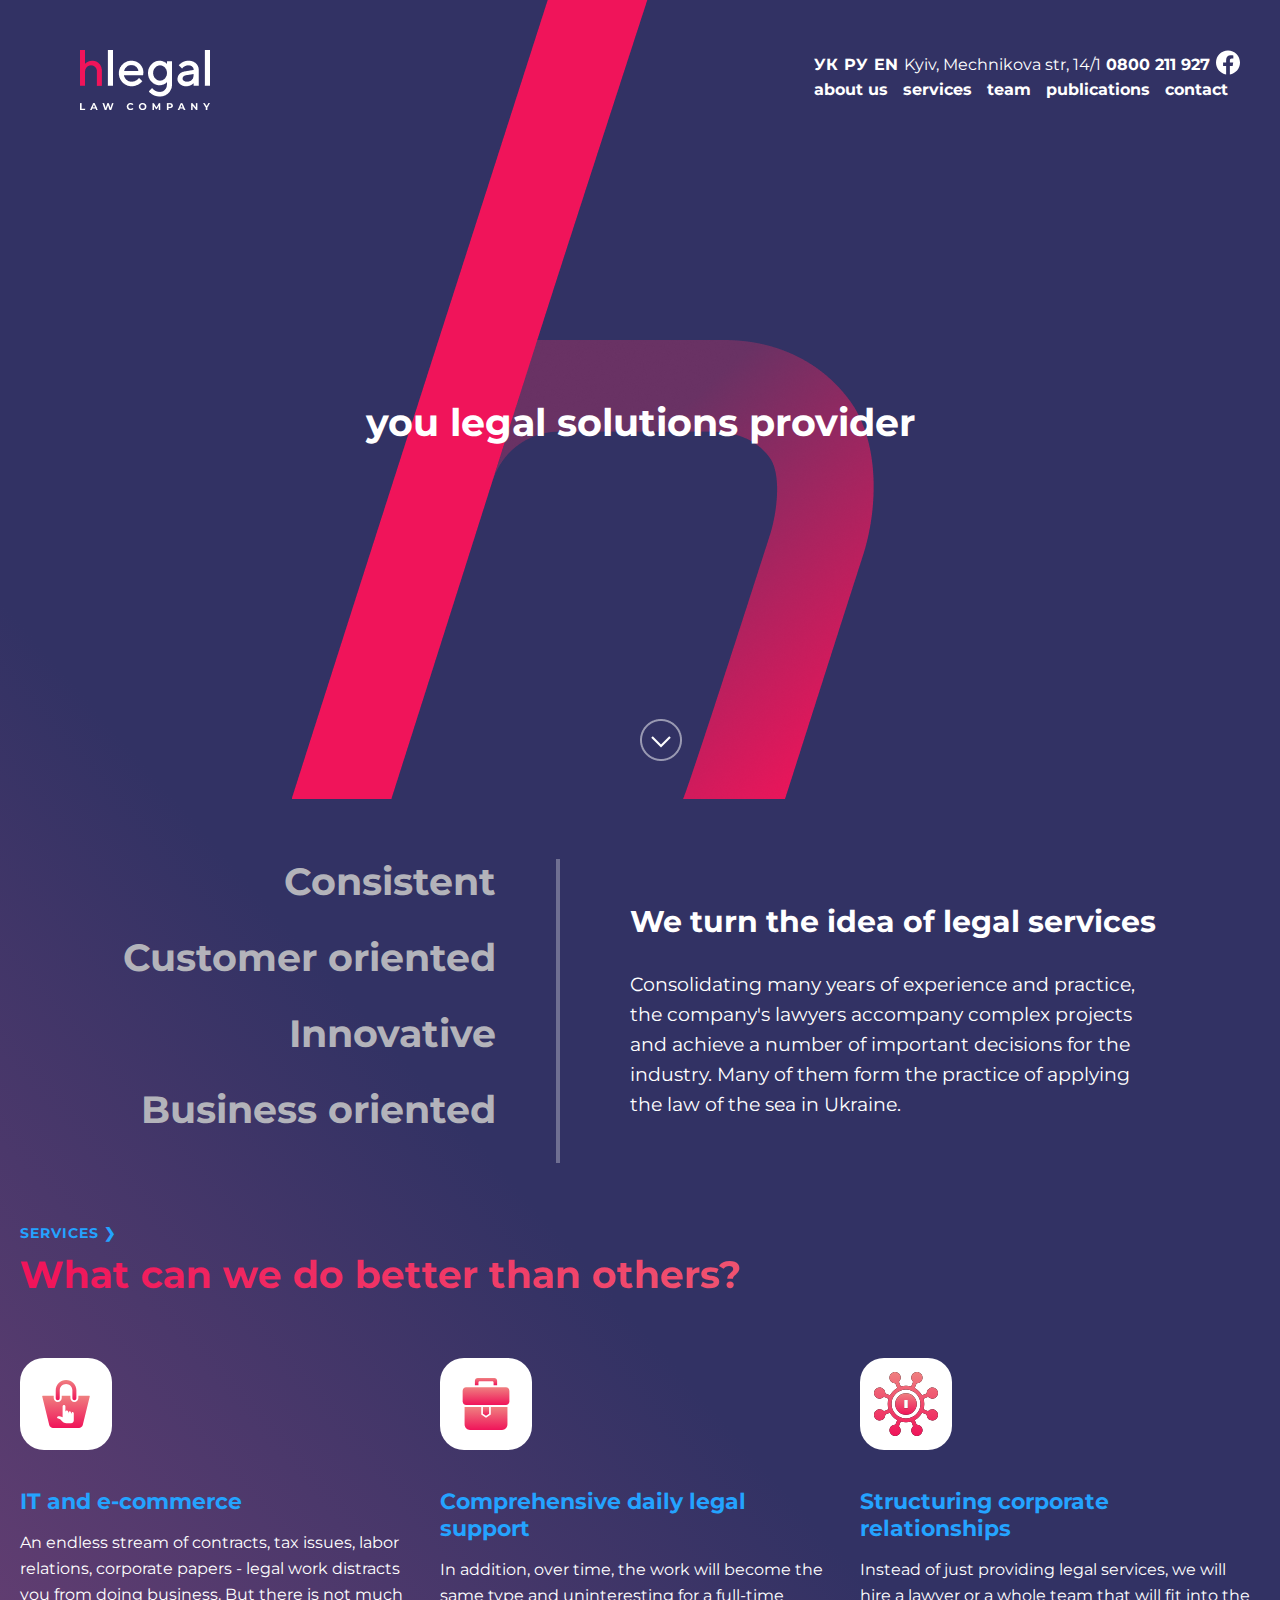
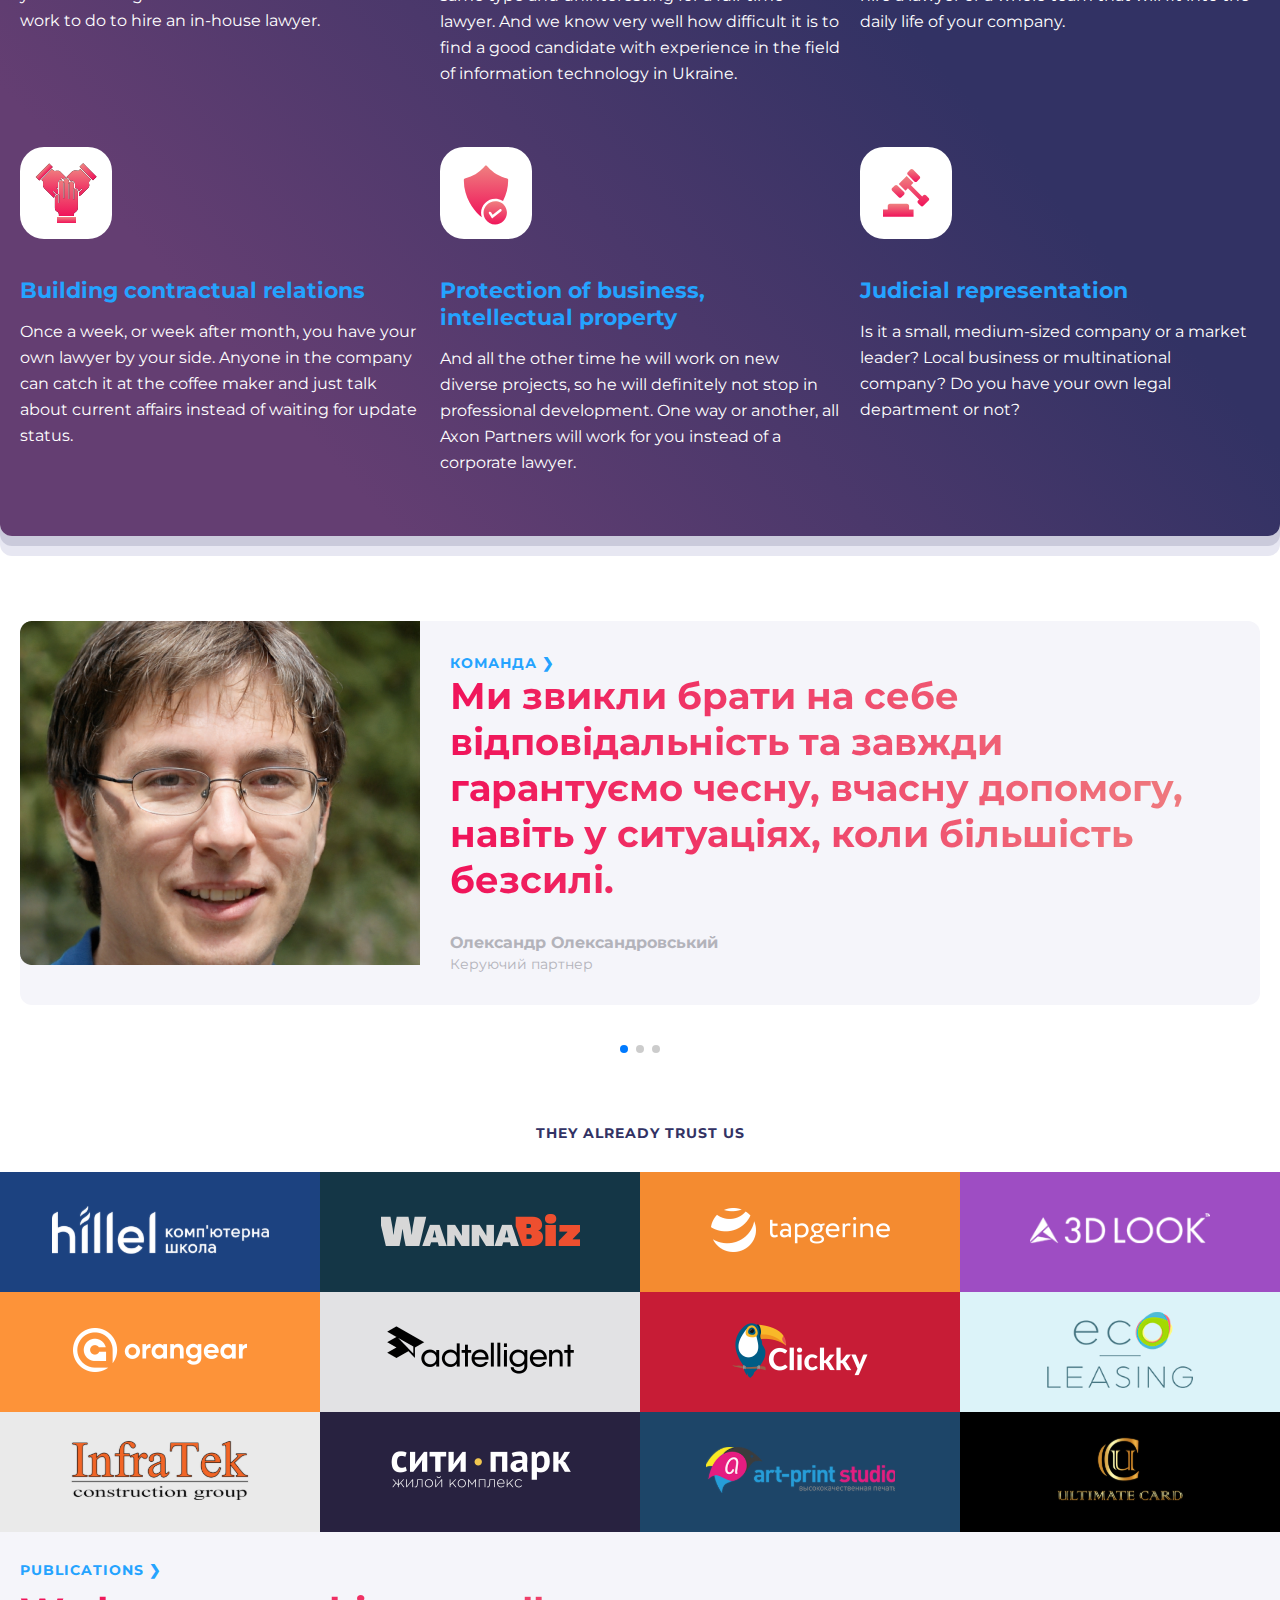
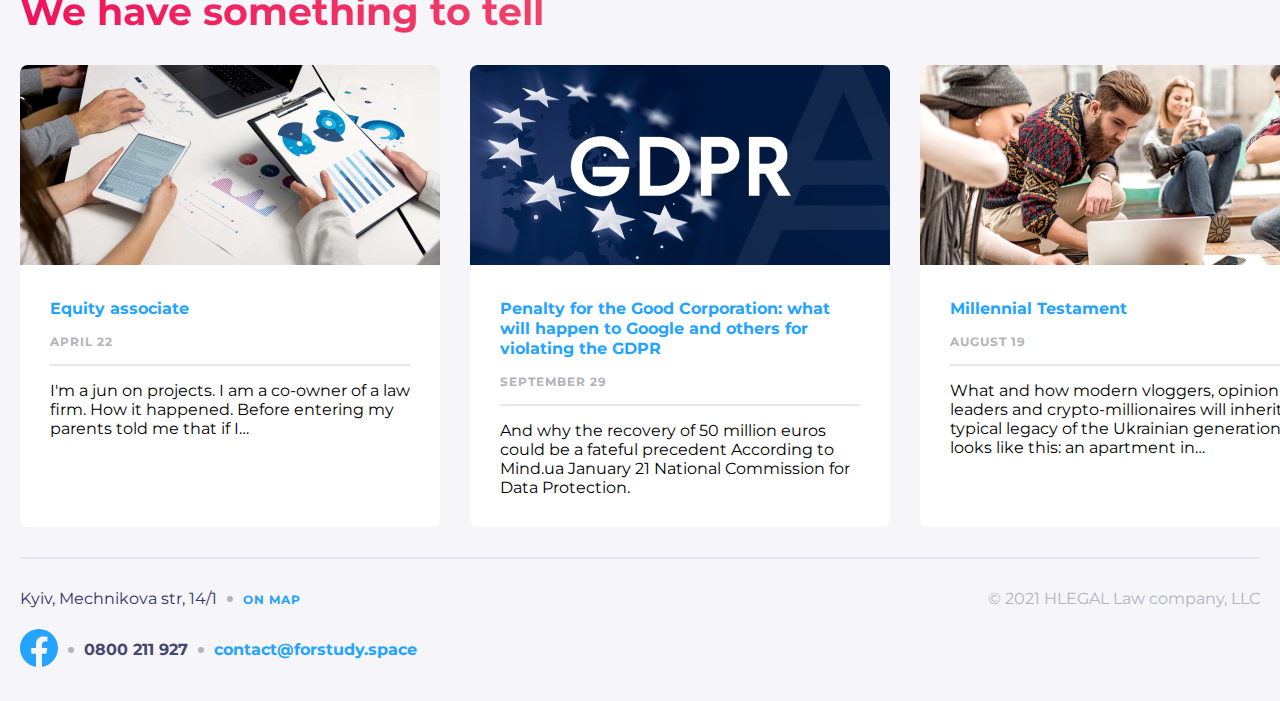
<file: index.html>
<!DOCTYPE html>
<html lang="en">
<head>
    <meta charset="UTF-8">
    <meta http-equiv="X-UA-Compatible" content="IE=edge">
    <meta name="viewport" content="width=device-width, initial-scale=1.0">
    <title>Final</title>
    <link rel="stylesheet" href="reset.css">
    <link rel="preconnect" href="https://fonts.googleapis.com">
<link rel="preconnect" href="https://fonts.gstatic.com" crossorigin>
<link href="https://fonts.googleapis.com/css2?family=Montserrat:wght@400;700&display=swap" rel="stylesheet">
<link
        rel="stylesheet"
        href="https://cdn.jsdelivr.net/npm/swiper/swiper-bundle.min.css"
    />
<link rel="stylesheet" href="style.css">
</head>
<body>
    <div class="wrapper">
        <section class="background">
            <header class="header">
                <div class="container">
                    <div class="header__block">
                        <div class="header__logo">
                            <img src="./images/Logo.png" alt="logo">
                        </div>
                        <div class="header__right">
                            <div class="header__contact">
                                <a href="#">УК</a>
                                <a href="#">РУ</a>
                                <a href="#">EN</a>
                                <address>
                                    <span class="dot1"></span>
                                    <span>Kyiv, Mechnikova str, 14/1</span>
                                    <span class="dot1"></span>
                                    <a href="tel:0800211927">0800 211 927</a>
                                    <span class="dot1"></span>
                                </address>
                                <a href="#">
                                    <img src="./images/facebook.svg" alt="facebook">
                                </a>
                            </div>
                            <div class="header__nav">
                                <nav class="menu1">
                                    <ul class="header__menu">
                                        <li><a href="#" class="menu1__list_link">about us</a></li>
                                        <li><a href="#" class="menu1__list_link">services</a></li>
                                        <li><a href="./final_page2/page2/index.html" class="menu1__list_link">team</a></li>
                                        <li><a href="#" class="menu1__list_link">publications</a></li>
                                        <li><a href="#" class="menu1__list_link">contact</a></li>
                                    </ul>
                                </nav>
                            </div>
                        </div>       
                    </div>
                    <div class="burger">
                        <div class="header__contact-burger">
                            <ul class="list-burger">
                                <li><a href="#">УК</a></li>
                                <li><a href="#">РУ</a></li>
                                <li><a href="#">EN</a></li>
                            </ul>    
                            <a href="tel:0800211927">0800 211 927</a>
                        </div>    
                        <div class="burger__menu">
                            <img src="./images/logo-bur.svg" alt="">
                            <div class="menu-btn">
                                <span></span>
                                <span></span>
                                <span></span>
                            </div>
                            <div class="menu__burger">
                                <nav>
                                    <ul>
                                        <li><a href="#">about us</a></li>
                                        <li><a href="#">послуги</a></li>
                                        <li><a href="./final_page2/page2/index.html">команда</a></li>
                                        <li><a href="#">публікації</a></li>
                                        <li><a href="#">контакти</a></li>
                                    </ul>
                                </nav>
                            </div>
                        </div>
                    </div>
                </div>
            </header>
            <!-- <main> -->
                <section>
                    <div class="container">
                        <div class="logotip">
                            <img src="./images/Symbol.png" alt="logo">
                            <h1>you legal solutions provider</h1>
                            <a href="#"><img class="scroll" src="./images/Scroll.png" alt="btn"></a>
                        </div>
                    </div>
                </section>
                <section>
                    <div class="container">
                        <div class="experience">
                            <div class="experience__menu">
                                <nav>
                                    <ul>
                                        <li><a href="#">Consistent</a></li>
                                        <li><a href="#">Customer oriented</a></li>
                                        <li><a href="#">Innovative</a></li>
                                        <li><a href="#">Business oriented</a></li>
                                    </ul>
                                </nav>
                            </div>
                            <div class="experience__content">
                                <h2>We turn the idea of legal services</h2>
                                <p>Consolidating many years of experience and practice, the company's lawyers accompany complex projects and achieve a number of important decisions for the industry. Many of them form the practice of applying the law of the sea in Ukraine.</p>
                            </div>
                        </div>
                    </div>
                </section>
                <section>
                    <div class="container">
                        <span class="service__span">Services &#10095</span>
                        <h3 class="service__h3">What can we do better than others?</h3>
                        <div class="services__card">
                            <div class="card__service">
                                <img src="./images/Icon.svg" alt="icon">
                                <h4>IT and e-commerce</h4>
                                <p>An endless stream of contracts, tax issues, labor relations, corporate papers - legal work distracts you from doing business. But there is not much work to do to hire an in-house lawyer.</p>
                            </div>
                            <div class="card__service">
                                <img src="./images/Icon2.svg" alt="icon">
                                <h4>Comprehensive daily
                                    legal support</h4>
                                <p>In addition, over time, the work will become the same type and uninteresting for a full-time lawyer. And we know very well how difficult it is to find a good candidate with experience in the field of information technology in Ukraine.</p>
                            </div>
                            <div class="card__service">
                                <img src="./images/Icon3.svg" alt="icon">
                                <h4>Structuring corporate relationships</h4>
                                <p>Instead of just providing legal services, we will hire a lawyer or a whole team that will fit into the daily life of your company.</p>
                            </div>
                            <div class="card__service">
                                <img src="./images/Icon4.svg" alt="icon">
                                <h4>Building contractual relations</h4>
                                <p>Once a week, or week after month, you have your own lawyer by your side. Anyone in the company can catch it at the coffee maker and just talk about current affairs instead of waiting for update status.</p>
                            </div>
                            <div class="card__service">
                                <img src="./images/Icon5.svg" alt="icon">
                                <h4>Protection of business, intellectual property</h4>
                                <p>And all the other time he will work on new diverse projects, so he will definitely not stop in professional development. One way or another, all Axon Partners will work for you instead of a corporate lawyer.</p>
                            </div>
                            <div class="card__service">
                                <img src="./images/Icon6.svg" alt="icon">
                                <h4>Judicial representation</h4>
                                <p>Is it a small, medium-sized company or a market leader? Local business or multinational company? Do you have your own legal department or not?</p>
                            </div>
                        </div>
                    </div>
                </section>
            <!-- </main> -->
        </section> 
        <section>
            <div class="container">
                <div class="swiper mySwiper">
                    <div class="swiper-wrapper">
                        <div class="swiper-slide">
                            <div class="comand">
                                <div class="comand__foto">
                                    <img src="./images/foto1.png" alt="foto">
                                </div>
                                <div class="comand__content">
                                    <span class="service__span"><a href="./final_page2/page2/index.html"> команда &#10095</a></span>
                                    <h3>Ми звикли брати на себе відповідальність та завжди гарантуємо чесну, вчасну допомогу, навіть у ситуаціях, коли більшість безсилі.</h3>
                                    <p>Олександр Олександровський</p>
                                    <p>Керуючий партнер</p>
                                </div>
                            </div>
                        </div>
                        <div class="swiper-slide"><div class="comand">
                            <div class="comand__foto">
                                <img src="./images/foto1.png" alt="foto">
                            </div>
                            <div class="comand__content">
                                <span class="">команда &#10095</span>
                                <h3>Ми звикли брати на себе відповідальність та завжди гарантуємо чесну, вчасну допомогу, навіть у ситуаціях, коли більшість безсилі.</h3>
                                <p>Олександр Олександровський</p>
                                <p>Керуючий партнер</p>
                            </div>
                        </div>
                    </div>
                        <div class="swiper-slide"><div class="comand">
                            <div class="comand__foto">
                                <img src="./images/foto1.png" alt="foto">
                            </div>
                            <div class="comand__content">
                                <span>команда &#10095</span>
                                <h3>Ми звикли брати на себе відповідальність та завжди гарантуємо чесну, вчасну допомогу, навіть у ситуаціях, коли більшість безсилі.</h3>
                                <p>Олександр Олександровський</p>
                                <p>Керуючий партнер</p>
                            </div>
                        </div>
                    </div>
                    </div>
                    <div class="swiper-pagination"></div>
                </div>
            </div>
            
        </section>
        <section>
            <h4 class="clients__h4">They already trust us</h4>
            <div class="clients">
                <div class="hillel logo__block">
                    <a href="#"><img src="./images/Hillel-Logo-OneLine-White-Uk.svg" alt="logo"></a>
                </div>
                <div class="wannabiz logo__block">
                    <a href="#"><img src="./images/Biz.svg" alt="Logo"></a>
                </div>
                <div class="tapgerine logo__block">
                    <a href="#"><img src="./images/tapgerine.svg" alt="logo"></a>
                </div>
                <div class="dlook logo__block">
                    <a href="#"><img src="./images/3dlook.svg" alt="Logo"></a>
                </div>
                <div class="orangear logo__block">
                    <a href="#"><img src="./images/orangear.svg" alt="logo"></a>
                </div>
                <div class="adtelligent logo__block">
                    <a href="#"><img src="./images/adt.svg" alt="logo"></a>
                </div>
                <div class="clikky logo__block">
                    <a href="#"><img src="./images/clikky.svg" alt="logo"></a>
                </div>
                <div class="eco logo__block">
                    <a href="#"><img src="./images/eco.svg" alt="logp"></a>
                </div>
                <div class="infatek logo__block">
                    <a href="#"><img src="./images/Infatek.svg" alt="logo"></a>
                </div>
                <div class="citypark logo__block">
                    <a href="#"><img src="./images/citypark.svg" alt="logo"></a>
                </div>
                <div class="artprint logo__block">
                    <a href="#"><img src="./images/Artprint.svg" alt="logo"></a>
                </div>
                <div class="ultimatecard logo__block">
                    <a href="#"><img src="./images/ultimatecard.svg" alt="logo"></a>
                </div>
            </div>
        </section>
        <section class="background__footer">
            <div class="container">
                <div class="publications">
                    <span class="service__span publication__span">Publications &#10095</span>
                    <h3 class="service__h3 publication__h3">We have something to tell</h3>
                    <div class="publication__block">
                        <div class="publication__card">
                            <img src="./images/Cover1.png" alt="foto">
                            <div class="publication__card-content">
                                <h6>Equity associate</h6>
                                <span class="data">April 22</span>
                                <p>I'm a jun on projects. I am a co-owner of a law firm. How it happened. Before entering my parents told me that if I…</p>
                            </div>
                        </div>
                        <div class="publication__card">
                            <img src="./images/Cover2.png" alt="foto">
                            <div class="publication__card-content">
                                <h6>Penalty for the Good Corporation: what will happen to Google and others for violating the GDPR</h6>
                                <span class="data">September 29</span>
                                <p>And why the recovery of 50 million euros could be a fateful precedent According to Mind.ua January 21 National Commission for Data Protection.</p>
                            </div>
                        </div>
                        <div class="publication__card">
                            <img src="./images/Cover3.png" alt="foto">
                            <div class="publication__card-content">
                                <h6>Millennial Testament</h6>
                                <span class="data">August 19</span>
                                <p>What and how modern vloggers, opinion leaders and crypto-millionaires will inherit A typical legacy of the Ukrainian generation X looks like this: an apartment in…</p>
                            </div>
                        </div>
                    </div>
                </div>
            </div>
            <footer>
                <div class="container">
                    <div class="footer__block">
                        <div class="footer__adres">
                            <div class="footer__adres-content">
                                <span>Kyiv, Mechnikova str, 14/1</span>
                                <div class="dot2 footer__adres-dot"></div>
                                <a href="#">On map</a>
                            </div>
                            <div class="footer__adres-llc"><span>© 2021 HLEGAL Law company, LLC</span></div>
                        </div>
                        <div class="footer__contact">
                            <a href="#"><img src="./images/fb2.svg" alt="fb"></a>
                            <span class="dot2"></span>
                            <a class="footer__tel" href="tel:0800211927">0800 211 927</a>
                            <span class="dot2"></span>
                            <a class="footer__email" href="mailto:contact@forstudy.space" target="_blank" rel="noopener noreferrer">contact@forstudy.space</a>
                        </div>
                    </div>
                    <div class="footer__mob">
                        <span>Kyiv, Mechnikova str, 14/1</span>
                        <a href="#">On map</a>
                        <a href="#"><img src="./images/fb2.svg" alt="fb"></a>
                        <a class="footer__tel" href="tel:0800211927">0800 211 927</a>
                        <a class="footer__email" href="mailto:contact@forstudy.space" target="_blank" rel="noopener noreferrer">contact@forstudy.space</a>
                        <div class="footer__adres-llc"><span>© 2021 HLEGAL Law company, LLC</span></div>
                    </div>
                </div>
            </footer>
        </section>
    </div>
    <script src="https://cdn.jsdelivr.net/npm/swiper/swiper-bundle.min.js"></script>
    <script src="script.js"></script>
</body>
</html>
</file>
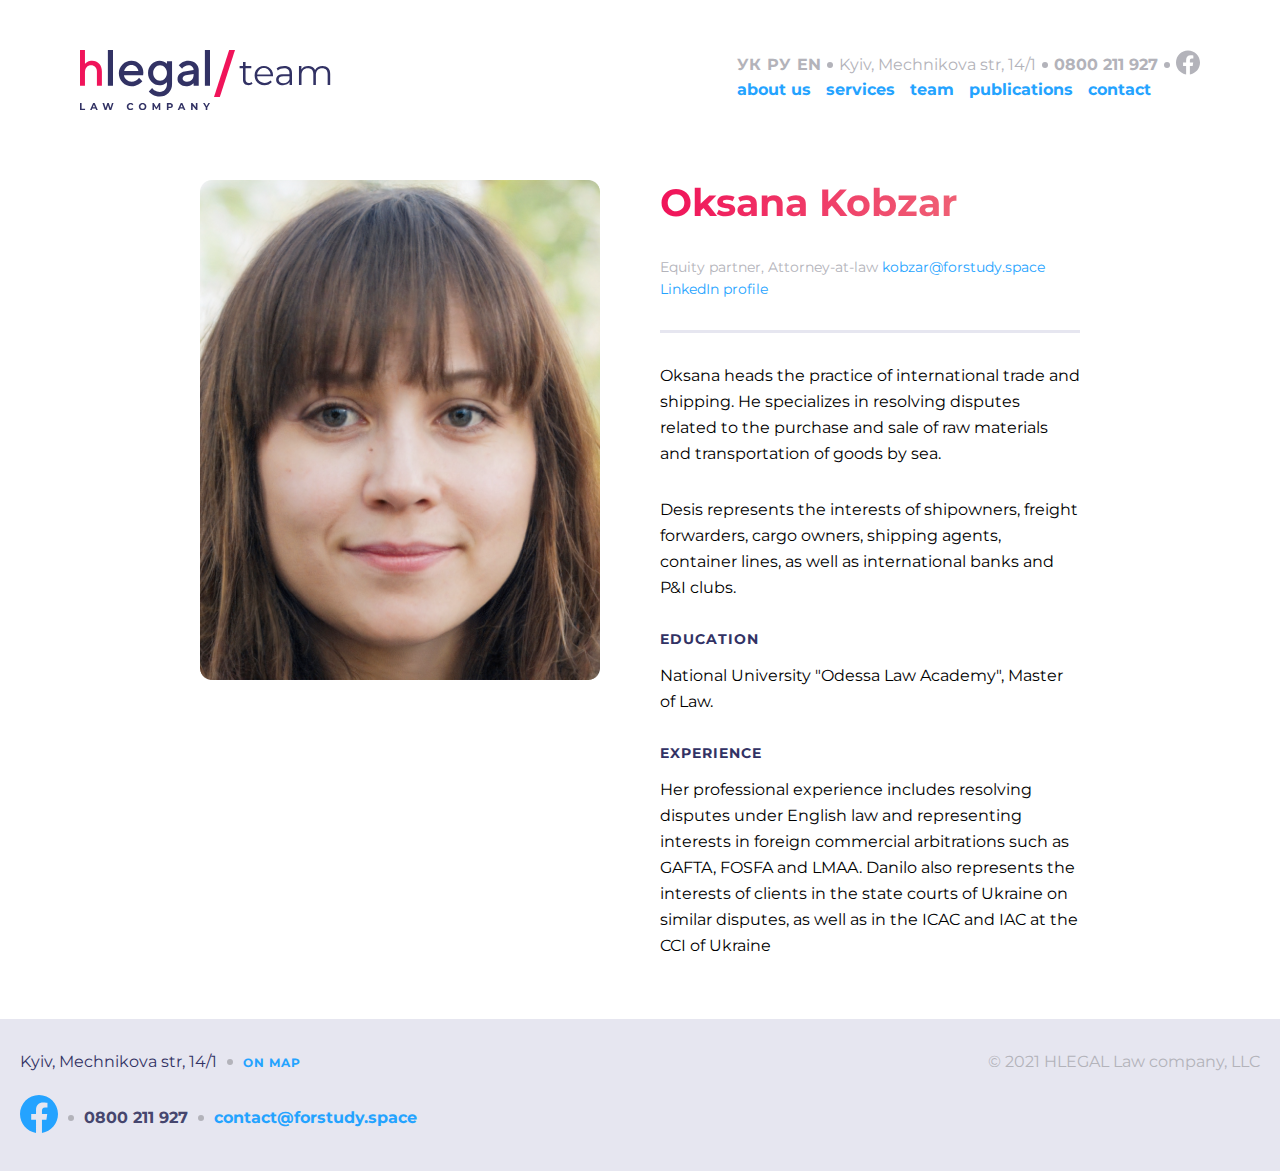
<file: final_page2/page2/index.html>
<!DOCTYPE html>
<html lang="en">
<head>
    <meta charset="UTF-8">
    <meta http-equiv="X-UA-Compatible" content="IE=edge">
    <meta name="viewport" content="width=device-width, initial-scale=1.0">
    <title>Final</title>
    <link rel="stylesheet" href="reset.css">
    <link rel="preconnect" href="https://fonts.googleapis.com">
<link rel="preconnect" href="https://fonts.gstatic.com" crossorigin>
<link href="https://fonts.googleapis.com/css2?family=Montserrat:wght@400;700&display=swap" rel="stylesheet">
<link rel="stylesheet" href="style.css">
</head>
<body>
    <div class="wrapper"> 
        <header class="header">
            <div class="container">
                <div class="header__block">
                    <div class="header__logo">
                        <img src="./images/Logo.svg" alt="logo">
                    </div>
                    <div class="header__right">
                        <div class="header__contact">
                            <a href="#">УК</a>
                            <a href="#">РУ</a>
                            <a href="#">EN</a>
                            <span class="dot1"></span>
                            <span>Kyiv, Mechnikova str, 14/1</span>
                            <span class="dot1"></span>
                            <a href="tel:0800211927">0800 211 927</a>
                            <span class="dot1"></span>
                            <a href="#">
                                <img src="./images/facebook1.svg" alt="facebook">
                            </a>
                        </div>
                        <div class="header__nav">
                            <nav class="menu1">
                                <ul class="header__menu">
                                    <li><a href="#" class="menu1__list_link">about us</a></li>
                                    <li><a href="#" class="menu1__list_link">services</a></li>
                                    <li><a href="#" class="menu1__list_link">team</a></li>
                                    <li><a href="#" class="menu1__list_link">publications</a></li>
                                    <li><a href="#" class="menu1__list_link">contact</a></li>
                                </ul>
                            </nav>
                        </div>
                    </div>       
                </div>
                <div class="burger">
                    <div class="header__contact-burger">
                        <ul class="list-burger">
                            <li><a href="#">УК</a></li>
                            <li><a href="#">РУ</a></li>
                            <li><a href="#">EN</a></li>
                        </ul>    
                        <a href="tel:0800211927">0800 211 927</a>
                    </div>    
                    <div class="burger__menu">
                        <img src="./images/Logo-burger.svg" alt="">
                        <div class="menu-btn">
                            <span></span>
                            <span></span>
                            <span></span>
                        </div>
                        <div class="menu__burger">
                            <nav>
                                <ul>
                                    <li><a href="#">about us</a></li>
                                    <li><a href="#">послуги</a></li>
                                    <li><a href="#">команда</a></li>
                                    <li><a href="#">публікації</a></li>
                                    <li><a href="#">контакти</a></li>
                                </ul>
                            </nav>
                        </div>
                    </div>
                </div>
            </div>
        </header>
        <main>
            <div class="container">
                <div class="content">
                    <div class="content__foto">
                        <img src="./images/Photo.png" alt="foto">
                    </div>
                    <div class="content__text">
                        <h1>Oksana Kobzar</h1>
                        <p class="content__p">Equity partner, Attorney-at-law
                            <span class="dot1"></span>
                            <a class="content__link" href="mailto:kobzar@forstudy.space" target="_blank" rel="noopener noreferrer">kobzar@forstudy.space</a>
                            <span class="dot1"></span>
                            <a class="content__link" href="#">LinkedIn profile</a>
                        </p>
                        <p class="border"></p>
                        <p>Oksana heads the practice of international trade and shipping. He specializes in resolving disputes related to the purchase and sale of raw materials and transportation of goods by sea.</p>
                        <p>Desis represents the interests of shipowners, freight forwarders, cargo owners, shipping agents, container lines, as well as international banks and P&I clubs.</p>
                        <h4>Education</h4>
                        <p>National University "Odessa Law Academy", Master of Law.</p>
                        <h4>Experience</h4>
                        <p>Her professional experience includes resolving disputes under English law and representing interests in foreign commercial arbitrations such as GAFTA, FOSFA and LMAA. Danilo also represents the interests of clients in the state courts of Ukraine on similar disputes, as well as in the ICAC and IAC at the CCI of Ukraine</p>    
                    </div>
                </div>
            </div>
        </main>
        <footer>
            <footer>
                <div class="container">
                    <div class="footer__block">
                        <div class="footer__adres">
                            <div class="footer__adres-content">
                                <span>Kyiv, Mechnikova str, 14/1</span>
                                <div class="dot2 footer__adres-dot"></div>
                                <a href="#">On map</a>
                            </div>
                            <div class="footer__adres-llc"><span>© 2021 HLEGAL Law company, LLC</span></div>
                        </div>
                        <div class="footer__contact">
                            <a href="#"><img src="./images/facebook2.svg" alt="fb"></a>
                            <span class="dot2"></span>
                            <a class="footer__tel" href="tel:0800211927">0800 211 927</a>
                            <span class="dot2"></span>
                            <a class="footer__email" href="mailto:contact@forstudy.space" target="_blank" rel="noopener noreferrer">contact@forstudy.space</a>
                        </div>
                    </div>
                    <div class="footer__mob">
                        <span>Kyiv, Mechnikova str, 14/1</span>
                        <a href="#">On map</a>
                        <a href="#"><img src="./images/facebook2.svg" alt="fb"></a>
                        <a class="footer__tel" href="tel:0800211927">0800 211 927</a>
                        <a class="footer__email" href="mailto:contact@forstudy.space" target="_blank" rel="noopener noreferrer">contact@forstudy.space</a>
                        <div class="footer__adres-llc"><span>© 2021 HLEGAL Law company, LLC</span></div>
                    </div>
                </div>
            </footer>
        </footer>
    </div>
    <script src="script.js"></script>
</body>
</html>
</file>
<file: style.css>
@charset "UTF-8";
* {
  box-sizing: border-box;
}

.wrapper {
  width: 100%;
  position: relative;
  overflow: hidden;
}

.container {
  max-width: 1360px;
  width: 100%;
  padding: 0 20px;
  margin: 0 auto;
}

body {
  font-family: "Montserrat";
  font-style: normal;
  font-weight: 400;
  font-size: 16px;
}

.background {
  background: linear-gradient(228.57deg, #323264 11.93%, #323264 57.17%, #643E72 87.46%);
  border-radius: 0px 0px 12px 12px;
  box-shadow: 0px 10px 0px 0px #CACADB, 0px 20px 0px 0px #E7E7F2, -2px 5px 0px 0px rgba(0, 0, 0, 0);
  margin-bottom: 25px;
}

.background__footer {
  background: #F5F5FA;
}

.dot1 {
  content: "•";
  width: 6px;
  height: 6px;
  background: #fff;
  border-radius: 50%;
}

.dot2 {
  content: "•";
  width: 6px;
  height: 6px;
  background: #B3B3BA;
  border-radius: 50%;
}

.header {
  font-family: "Montserrat";
  font-style: normal;
  font-weight: 700;
  font-size: 16px;
  line-height: 20px;
  color: #FFFFFF;
}

.header__block {
  display: flex;
  flex-direction: row;
  justify-content: space-between;
  align-items: flex-start;
  padding: 50px 60px 0px;
  position: absolute;
  width: 100%;
}
@media (max-width: 576px) {
  .header__block {
    display: none;
  }
}

.header__contact {
  display: flex;
  flex-direction: row;
  align-items: center;
  padding: 0px;
  gap: 6px;
}
.header__contact span {
  font-weight: 400;
}

.header__menu {
  display: flex;
  flex-direction: row;
  align-items: flex-start;
  padding: 0px;
  gap: 15px;
}

.burger {
  display: none;
}
@media (max-width: 576px) {
  .burger {
    display: block;
  }
}

h1 {
  font-family: "Montserrat";
  font-style: normal;
  font-weight: 700;
  font-size: 38px;
  line-height: 46px;
  text-align: center;
  color: #fff;
  position: absolute;
  top: 50%;
}

.logotip {
  display: flex;
  flex-direction: column;
  align-items: center;
  position: relative;
}

.scroll {
  position: absolute;
  top: 90%;
}

.experience {
  display: flex;
  justify-content: center;
  align-items: center;
  padding: 60px 0;
  gap: 10px;
}
@media (max-width: 768px) {
  .experience {
    display: flex;
    flex-direction: column;
    width: 100%;
  }
}

.experience__menu {
  display: flex;
  text-align: right;
  border-right: 4px solid rgba(255, 255, 255, 0.3);
}
@media (max-width: 768px) {
  .experience__menu {
    overflow: auto;
    align-self: start;
    width: 100%;
    border-right: none;
  }
}
@media (max-width: 768px) {
  .experience__menu ul {
    display: flex;
    flex-direction: row;
  }
}

.experience__menu a {
  font-family: "Montserrat";
  font-style: normal;
  font-weight: 700;
  font-size: 38px;
  line-height: 46px;
  color: #B3B3BA;
}

.experience__menu a:hover {
  background: linear-gradient(90.13deg, #EF8080 0.84%, #F0145A 99.96%);
  -webkit-background-clip: text;
  -webkit-text-fill-color: transparent;
  background-clip: text;
}

.experience__menu li {
  padding-bottom: 30px;
  padding-right: 60px;
}

.experience__content {
  font-family: "Montserrat";
  font-style: normal;
  font-weight: 400;
  font-size: 19px;
  line-height: 30px;
  color: #FFFFFF;
  padding-left: 60px;
  width: 587px;
}
@media (max-width: 768px) {
  .experience__content {
    width: 100%;
  }
}
.experience__content h2 {
  font-weight: 700;
  font-size: 30px;
  line-height: 37px;
  padding-bottom: 30px;
}

.card__service {
  max-width: 400px;
  margin-bottom: 60px;
  font-family: "Montserrat";
  font-style: normal;
  font-weight: 400;
  font-size: 16px;
  line-height: 26px;
  color: #FFFFFF;
}
@media (max-width: 768px) {
  .card__service {
    max-width: 294px;
  }
}
.card__service h4 {
  font-family: "Montserrat";
  font-style: normal;
  font-weight: 700;
  font-size: 22px;
  line-height: 27px;
  color: #24A3FF;
  padding: 30px 0 15px;
}

.clients__h4 {
  font-weight: 700;
  font-size: 14px;
  line-height: 17px;
  letter-spacing: 1px;
  text-transform: uppercase;
  text-align: center;
  color: #323264;
  margin-bottom: 30px;
  margin-top: 60px;
}

.clients {
  display: grid;
  grid-template-columns: repeat(4, 1fr);
}
@media (max-width: 768px) {
  .clients {
    grid-template-columns: repeat(3, 1fr);
  }
}
@media (max-width: 576px) {
  .clients {
    grid-template-columns: repeat(1, 1fr);
  }
}

.logo__block {
  height: 120px;
  display: flex;
  align-items: center;
  justify-content: center;
}

.hillel {
  background: #1C4280;
}

.wannabiz {
  background: #143646;
}

.tapgerine {
  background: linear-gradient(0deg, #F48B30, #F48B30), #F48B30;
}

.dlook {
  background: #9E4DC3;
}

.orangear {
  background: #FD9339;
}

.adtelligent {
  background: #E2E2E4;
}

.clikky {
  background: #C71C36;
}

.eco {
  background: #DCF3F9;
}

.infatek {
  background: #EAEAEA;
}

.citypark {
  background: #282240;
}

.artprint {
  background: #1D4568;
}

.ultimatecard {
  background: #000000;
}

.comand {
  margin: 60px 0 60px;
  background: #F5F5FA;
  border-radius: 12px;
  display: flex;
}
@media (max-width: 768px) {
  .comand {
    flex-direction: column;
  }
}

.comand__content {
  padding: 30px;
  font-family: "Montserrat";
  font-style: normal;
  font-weight: 700;
}
.comand__content h3 {
  font-size: 37px;
  line-height: 46px;
  background: linear-gradient(90.13deg, #F0145A 0.84%, #EF8080 99.96%);
  -webkit-background-clip: text;
  -webkit-text-fill-color: transparent;
  background-clip: text;
  padding-bottom: 30px;
}
.comand__content p {
  font-size: 16px;
  line-height: 20px;
  color: #B3B3BA;
}
.comand__content p:last-child {
  font-weight: 400;
  font-size: 14px;
  line-height: 22px;
}

.swiper {
  width: 100%;
  height: 100%;
}

.swiper-slide {
  font-size: 18px;
  background: #fff;
  /* Center slide text vertically */
  display: flex;
  justify-content: center;
  align-items: center;
}

.swiper-slide img {
  display: block;
  -o-object-fit: cover;
     object-fit: cover;
}

.service__span {
  font-family: "Montserrat";
  font-style: normal;
  font-weight: 700;
  font-size: 14px;
  line-height: 17px;
  letter-spacing: 1px;
  text-transform: uppercase;
  color: #24A3FF;
}

.service__h3 {
  font-family: "Montserrat";
  font-style: normal;
  font-weight: 700;
  font-size: 38px;
  line-height: 46px;
  background: linear-gradient(90.13deg, #F0145A 0.84%, #EF8080 99.96%);
  -webkit-background-clip: text;
  -webkit-text-fill-color: transparent;
  background-clip: text;
  margin: 10px 0 60px;
}

.services__card {
  display: flex;
  flex-wrap: wrap;
  justify-content: space-between;
}

.publication__span {
  margin-top: 30px;
  display: inline-block;
}

.publication__h3 {
  margin-bottom: 30px;
}

.publication__block {
  display: flex;
  -moz-column-gap: 30px;
       column-gap: 30px;
  padding-bottom: 30px;
}
@media (max-width: 768px) {
  .publication__block {
    display: flex;
    flex-direction: column;
    row-gap: 30px;
    align-items: center;
  }
}

.publication__card {
  max-width: 420px;
  background: #FFFFFF;
  border-radius: 8px;
}
.publication__card img {
  align-self: stretch;
}

.publication__card-content {
  display: flex;
  flex-direction: column;
  align-items: flex-start;
  padding: 30px;
  gap: 15px;
}
.publication__card-content h6 {
  font-weight: 700;
  font-size: 16px;
  line-height: 20px;
  color: #24A3FF;
}
.publication__card-content .data {
  font-weight: 700;
  font-size: 12px;
  line-height: 15px;
  letter-spacing: 1px;
  text-transform: uppercase;
  color: #B3B3BA;
}
.publication__card-content p {
  border-top: 2px solid #E6E6F0;
  padding-top: 15px;
}

.footer__adres {
  display: flex;
  justify-content: space-between;
  padding-top: 30px;
  padding-bottom: 20px;
  border-top: 2px solid #E6E6F0;
}
.footer__adres span {
  font-weight: 400;
  font-size: 16px;
  line-height: 20px;
  color: #323264;
}
.footer__adres a {
  font-weight: 700;
  font-size: 12px;
  line-height: 15px;
  letter-spacing: 1px;
  text-transform: uppercase;
  color: #24A3FF;
}

.footer__adres-llc span {
  font-weight: 400;
  font-size: 16px;
  line-height: 20px;
  text-align: right;
  color: #B3B3BA;
}

.footer__contact {
  display: flex;
  align-items: center;
  gap: 10px;
  padding-bottom: 30px;
}

.footer__tel {
  font-weight: 700;
  font-size: 16px;
  line-height: 20px;
  text-align: right;
  color: #46466E;
}

.footer__email {
  font-weight: 700;
  font-size: 16px;
  line-height: 20px;
  color: #24A3FF;
}

.footer__adres-content {
  display: flex;
  align-items: center;
  gap: 10px;
}

@media (max-width: 576px) {
  .footer__block {
    display: none;
  }
}

@media (min-width: 577px) {
  .footer__mob {
    display: none;
  }
}
@media (max-width: 576px) {
  .footer__mob {
    display: flex;
    flex-direction: column;
    align-items: center;
    padding: 30px;
    gap: 30px;
  }
}

.burger__menu {
  display: flex;
  justify-content: space-between;
  padding: 15px;
}

.menu-btn {
  width: 30px;
  height: 30px;
  position: relative;
  z-index: 2;
  overflow: hidden;
}

.menu-btn span {
  width: 30px;
  height: 2px;
  position: absolute;
  top: 50%;
  left: 50%;
  transform: translate(-50%, -50%);
  background-color: #FFFFFF;
  transition: all 0.5s;
}

.menu-btn span:nth-of-type(2) {
  top: calc(50% - 5px);
}

.menu-btn span:nth-of-type(3) {
  top: calc(50% + 5px);
}

/* Меню, которое будет появляться */
.menu__burger {
  position: fixed;
  top: 50%;
  left: 0;
  width: 100%;
  height: 50%;
  padding: 15px;
  text-align: center;
  background: #FFFFFF;
  color: #24A3FF;
  border-radius: 12px 12px 0px 0px;
  transform: translatey(100%);
  transition: transform 0.5s;
}

.menu__burger.active {
  transform: translateX(0);
}

.menu__burger li {
  list-style-type: none;
}

.menu__burger ul {
  display: flex;
  flex-direction: column;
  row-gap: 15px;
}

.menu__burger li a {
  display: flex;
  flex-direction: row;
  justify-content: center;
  align-items: flex-start;
  padding: 7px 0px;
  background: #F5F5FA;
  border-radius: 12px;
}

/* Меняем гамбургер иконку, когда меню открыто */
.menu-btn.active span:nth-of-type(1) {
  display: none;
}

.menu-btn.active span:nth-of-type(2) {
  top: 50%;
  transform: translate(-50%, 0%) rotate(45deg);
}

.menu-btn.active span:nth-of-type(3) {
  top: 50%;
  transform: translate(-50%, 0%) rotate(-45deg);
}

.header__contact-burger {
  display: flex;
  justify-content: space-between;
  align-items: center;
  padding: 12px 20px;
  background: rgba(245, 245, 250, 0.2);
}

.list-burger li {
  display: inline-block;
}

.burger {
  margin: 0 -20px;
  position: absolute;
  z-index: 20;
  width: 100%;
}/*# sourceMappingURL=style.css.map */
</file>
<file: final_page2/page2/style.css>
@charset "UTF-8";
* {
  box-sizing: border-box;
}

.wrapper {
  width: 100%;
  position: relative;
  overflow: hidden;
}

.container {
  max-width: 1360px;
  width: 100%;
  padding: 0 20px;
  margin: 0 auto;
}

body {
  font-family: "Montserrat";
  font-style: normal;
  font-weight: 400;
  font-size: 16px;
  line-height: 26px;
}

.dot1 {
  content: "•";
  width: 6px;
  height: 6px;
  background: #B3B3BA;
  border-radius: 50%;
}

.dot2 {
  content: "•";
  width: 6px;
  height: 6px;
  background: #B3B3BA;
  border-radius: 50%;
}

.header {
  font-family: "Montserrat";
  font-style: normal;
  font-weight: 700;
  font-size: 16px;
  line-height: 20px;
  color: #B3B3BA;
  margin-bottom: 65px;
}

.header__block {
  display: flex;
  flex-direction: row;
  justify-content: space-between;
  align-items: flex-start;
  padding: 50px 60px 0px;
}
@media (max-width: 576px) {
  .header__block {
    display: none;
  }
}

.header__contact {
  display: flex;
  flex-direction: row;
  align-items: center;
  padding: 0px;
  gap: 6px;
}
.header__contact span {
  font-weight: 400;
}

.header__menu {
  display: flex;
  flex-direction: row;
  align-items: flex-start;
  padding: 0px;
  gap: 15px;
  color: #24A3FF;
}

.burger {
  display: none;
}
@media (max-width: 576px) {
  .burger {
    display: block;
  }
}

.burger__menu {
  display: flex;
  justify-content: space-between;
  padding: 15px;
}

.menu-btn {
  width: 30px;
  height: 30px;
  position: relative;
  z-index: 2;
  overflow: hidden;
}

.menu-btn span {
  width: 30px;
  height: 2px;
  position: absolute;
  top: 50%;
  left: 50%;
  transform: translate(-50%, -50%);
  background-color: #323264;
  transition: all 0.5s;
}

.menu-btn span:nth-of-type(2) {
  top: calc(50% - 5px);
}

.menu-btn span:nth-of-type(3) {
  top: calc(50% + 5px);
}

/* Меню, которое будет появляться */
.menu__burger {
  position: fixed;
  top: 50%;
  left: 0;
  width: 100%;
  height: 50%;
  padding: 15px;
  text-align: center;
  background: #FFFFFF;
  color: #24A3FF;
  border-radius: 12px 12px 0px 0px;
  transform: translatey(100%);
  transition: transform 0.5s;
}

.menu__burger.active {
  transform: translateX(0);
}

.menu__burger li {
  list-style-type: none;
}

.menu__burger ul {
  display: flex;
  flex-direction: column;
  row-gap: 15px;
}

.menu__burger li a {
  display: flex;
  flex-direction: row;
  justify-content: center;
  align-items: flex-start;
  padding: 7px 0px;
  background: #F5F5FA;
  border-radius: 12px;
}

/* Меняем гамбургер иконку, когда меню открыто */
.menu-btn.active span:nth-of-type(1) {
  display: none;
}

.menu-btn.active span:nth-of-type(2) {
  top: 50%;
  transform: translate(-50%, 0%) rotate(45deg);
}

.menu-btn.active span:nth-of-type(3) {
  top: 50%;
  transform: translate(-50%, 0%) rotate(-45deg);
}

.header__contact-burger {
  display: flex;
  justify-content: space-between;
  align-items: center;
  padding: 12px 20px;
  background: #F5F5FA;
  margin: 0 -20px;
}

.list-burger li {
  display: inline-block;
}

.burger {
  z-index: 20;
  width: 100%;
}

h1 {
  font-weight: 700;
  font-size: 38px;
  line-height: 46px;
  /* Gradient / Red Text */
  background: linear-gradient(90.13deg, #F0145A 0.84%, #EF8080 99.96%);
  -webkit-background-clip: text;
  -webkit-text-fill-color: transparent;
  background-clip: text;
}

h4 {
  font-weight: 700;
  font-size: 14px;
  line-height: 17px;
  letter-spacing: 1px;
  text-transform: uppercase;
  color: #323264;
  margin-bottom: -15px;
}

.content {
  display: flex;
  gap: 60px;
  padding: 0 180px;
}
@media (max-width: 768px) {
  .content {
    flex-direction: column;
  }
}

.content__text {
  display: flex;
  flex-direction: column;
  gap: 30px;
}

.content__p {
  font-size: 14px;
  line-height: 22px;
  color: #B3B3BA;
}

.content__link {
  line-height: 20px;
  color: #24A3FF;
}

.border {
  border-bottom: solid #E6E6F0;
}

.footer__adres {
  display: flex;
  justify-content: space-between;
  padding-top: 30px;
  padding-bottom: 20px;
}
.footer__adres span {
  font-weight: 400;
  font-size: 16px;
  line-height: 20px;
  color: #323264;
}
.footer__adres a {
  font-weight: 700;
  font-size: 12px;
  line-height: 15px;
  letter-spacing: 1px;
  text-transform: uppercase;
  color: #24A3FF;
}

.footer__adres-llc span {
  font-weight: 400;
  font-size: 16px;
  line-height: 20px;
  text-align: right;
  color: #B3B3BA;
}

.footer__contact {
  display: flex;
  align-items: center;
  gap: 10px;
  padding-bottom: 30px;
}

.footer__tel {
  font-weight: 700;
  font-size: 16px;
  line-height: 20px;
  text-align: right;
  color: #46466E;
}

.footer__email {
  font-weight: 700;
  font-size: 16px;
  line-height: 20px;
  color: #24A3FF;
}

.footer__adres-content {
  display: flex;
  align-items: center;
  gap: 10px;
}

@media (max-width: 576px) {
  .footer__block {
    display: none;
  }
}

@media (min-width: 577px) {
  .footer__mob {
    display: none;
  }
}
@media (max-width: 576px) {
  .footer__mob {
    display: flex;
    flex-direction: column;
    align-items: center;
    padding: 30px;
    gap: 30px;
  }
}

footer {
  background: #E6E6F0;
  margin-top: 60px;
}/*# sourceMappingURL=style.css.map */
</file>
